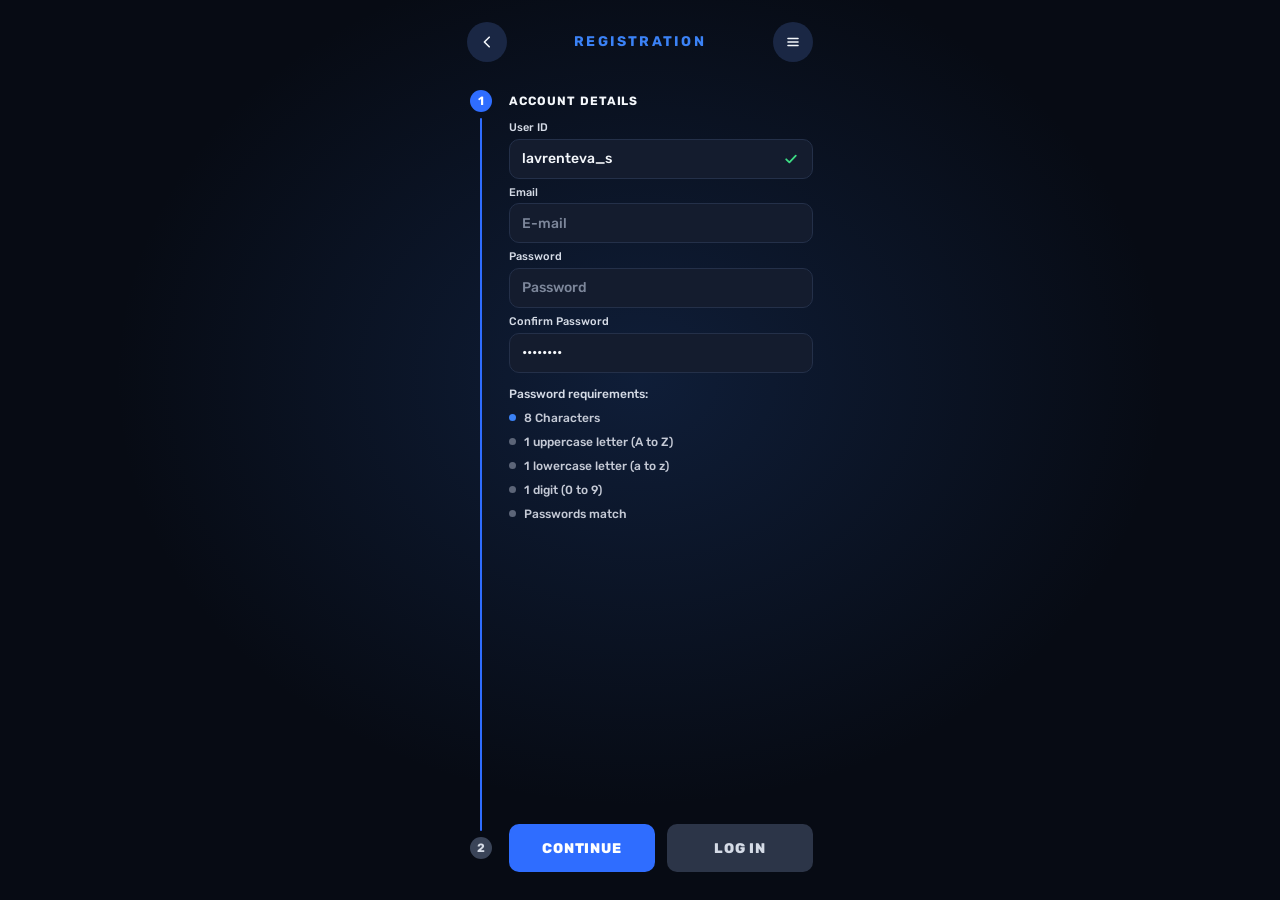
<file: preview/registration.html>
<!DOCTYPE html>
<html lang="en">
  <head>
    <meta charset="UTF-8" />
    <meta name="viewport" content="width=device-width, initial-scale=1" />
    <title>Registration preview — Lucky Dice</title>
    <link
      href="https://cdn.jsdelivr.net/npm/bootstrap@5.3.3/dist/css/bootstrap.min.css"
      rel="stylesheet"
      integrity="sha384-QWTKZyjpPEjISv5WaRU9OFeRpok6YctnYmDr5pNlyT2bRjXh0JMhjY6hW+ALEwIH"
      crossorigin="anonymous"
    />
    <link
      href="https://fonts.googleapis.com/css2?family=Rubik:wght@500;700;800&display=swap"
      rel="stylesheet"
    />
    <link rel="stylesheet" href="../css/styles.css" />
  </head>
  <body class="register-page">
    <div id="register-screen">
      <div class="register-phone">
        <header class="register-top">
          <a class="register-icon-btn" href="../index.html" aria-label="Back">
            <svg viewBox="0 0 16 16" width="16" height="16" aria-hidden="true">
              <path d="M10.2 3.2 5.4 8l4.8 4.8" fill="none" stroke="currentColor" stroke-width="1.6" stroke-linecap="round" stroke-linejoin="round"></path>
            </svg>
          </a>
          <h1 class="register-heading">Registration</h1>
          <button type="button" class="register-icon-btn" aria-label="Menu">
            <svg viewBox="0 0 16 16" width="16" height="16" aria-hidden="true">
              <path d="M3 4.5h10M3 8h10M3 11.5h10" fill="none" stroke="currentColor" stroke-width="1.6" stroke-linecap="round"></path>
            </svg>
          </button>
        </header>

        <form id="register-form" class="register-form" novalidate>
          <div class="register-layout">
            <div class="register-rail" aria-hidden="true">
              <span class="register-step is-active">1</span>
              <span class="register-line"></span>
              <span class="register-step">2</span>
            </div>

            <div class="register-column">
              <h2 class="register-section">Account details</h2>

              <div class="register-fields">
                <label class="register-label" for="register-userid">User ID</label>
                <div class="register-field">
                  <input
                    class="register-input"
                    id="register-userid"
                    name="userId"
                    autocomplete="username"
                    value="lavrenteva_s"
                    required
                  />
                  <svg class="register-check" viewBox="0 0 16 16" width="16" height="16" aria-hidden="true">
                    <path d="M3.2 8.3 6.4 11.4 12.8 4.6" fill="none" stroke="currentColor" stroke-width="1.8" stroke-linecap="round" stroke-linejoin="round"></path>
                  </svg>
                </div>

                <label class="register-label" for="register-email">Email</label>
                <input
                  type="email"
                  class="register-input"
                  id="register-email"
                  name="emailAddress"
                  autocomplete="email"
                  placeholder="E-mail"
                  required
                />

                <label class="register-label" for="register-password">Password</label>
                <input
                  type="password"
                  class="register-input"
                  id="register-password"
                  name="password"
                  autocomplete="new-password"
                  placeholder="Password"
                  required
                />

                <label class="register-label" for="register-confirm">Confirm Password</label>
                <input
                  type="password"
                  class="register-input"
                  id="register-confirm"
                  autocomplete="new-password"
                  placeholder="Confirm password"
                  value="password"
                  required
                />
              </div>

              <p class="register-req-title">Password requirements:</p>
              <ul class="register-reqs">
                <li class="is-met" data-rule="length">8 Characters</li>
                <li data-rule="upper">1 uppercase letter (A to Z)</li>
                <li data-rule="lower">1 lowercase letter (a to z)</li>
                <li data-rule="digit">1 digit (0 to 9)</li>
                <li data-rule="match">Passwords match</li>
              </ul>

              <div class="alert alert-danger d-none" id="register-error" role="alert"></div>
              <div class="alert alert-success d-none" id="register-success" role="status"></div>

              <div class="register-actions">
                <button type="submit" class="register-continue" id="register-submit">Continue</button>
                <a class="register-login" href="../index.html">Log in</a>
              </div>
            </div>
          </div>
        </form>
      </div>
    </div>
  </body>
</html>
</file>
<file: css/styles.css>
body {
  background: #f4f1ea;
  min-height: 100vh;
}

.login-screen {
  min-height: 100vh;
  display: flex;
  align-items: center;
  justify-content: center;
  padding: 1.5rem;
  background:
    radial-gradient(circle at 50% 10%, #2f7a4a, #1b4d32 62%),
    #1b4d32;
}

.login-card {
  width: min(100%, 26rem);
  border: 0;
  border-radius: 1rem;
}

#login-screen {
  align-items: center;
  justify-content: center;
  height: 100dvh;
  min-height: 100dvh;
  padding: 16px;
  overflow: hidden;
  box-sizing: border-box;
  background: #03060f;
  color: #f4f7fb;
  font-family: Rubik, system-ui, sans-serif;
}

#login-screen .login-phone {
  width: min(100%, 390px);
  height: min(844px, 100%);
  min-height: 0;
  margin: 0 auto;
  padding: 16px 20px 12px;
  display: flex;
  flex-direction: column;
  box-sizing: border-box;
  overflow: auto;
  border-radius: 32px;
  background:
    radial-gradient(ellipse at 82% 16%, rgba(47, 107, 255, 0.28), transparent 46%),
    #070b18;
  box-shadow:
    0 0 0 1px rgba(255, 255, 255, 0.08),
    0 28px 70px rgba(0, 0, 0, 0.55);
}

#login-screen .login-top {
  display: flex;
  align-items: center;
  justify-content: space-between;
  gap: 8px;
  flex: none;
}

#login-screen .login-brand {
  display: flex;
  align-items: center;
  gap: 8px;
  min-width: 0;
}

#login-screen .login-mark {
  width: 28px;
  height: 28px;
  border-radius: 50%;
  border: 1.5px solid rgba(255, 255, 255, 0.75);
  display: flex;
  align-items: center;
  justify-content: center;
  flex: none;
  color: #f4f7fb;
}

#login-screen .login-wordmark {
  font-size: 16px;
  font-weight: 800;
  letter-spacing: -0.02em;
  white-space: nowrap;
}

#login-screen .login-account {
  color: #8b93a7;
  font-size: 11px;
  font-weight: 500;
  line-height: 1.3;
  text-align: right;
  text-decoration: none;
}

#login-screen .login-account strong {
  color: #4da3ff;
  font-weight: 700;
}

#login-screen .login-art {
  flex: 1 1 auto;
  min-height: 72px;
  margin: 0 -20px;
  display: flex;
  align-items: center;
  justify-content: center;
}

#login-screen .login-art svg {
  width: 100%;
  height: 100%;
  max-height: 240px;
}

#login-screen .login-title {
  margin: 0;
  flex: none;
  font-size: clamp(32px, 9vw, 42px);
  font-weight: 800;
  letter-spacing: -0.03em;
  line-height: 1;
}

#login-screen .login-subtitle {
  margin: 8px 0 14px;
  flex: none;
  color: #c5cad6;
  font-size: 14px;
  font-weight: 500;
}

#login-screen .login-form {
  flex: none;
  display: flex;
  flex-direction: column;
}

#login-screen .login-label {
  margin: 0 0 6px;
  color: #c5cad6;
  font-size: 12px;
  font-weight: 500;
}

#login-screen .login-label + .login-input {
  margin-bottom: 12px;
}

#login-screen .login-input {
  width: 100%;
  height: 46px;
  box-sizing: border-box;
  border: 1px solid #2a3148;
  border-radius: 12px;
  background: #12182a;
  color: #f4f7fb;
  font: inherit;
  font-size: 15px;
  padding: 0 14px;
}

#login-screen .login-input::placeholder {
  color: #6f778c;
}

#login-screen .login-input:focus {
  outline: none;
  border-color: #4da3ff;
}

#login-screen .login-error {
  margin: 0 0 10px;
  padding: 8px 10px;
  border: 0;
  border-radius: 10px;
  background: rgba(255, 90, 90, 0.16);
  color: #ffb4b4;
  font-size: 13px;
}

#login-screen .login-continue {
  height: 48px;
  margin-top: 4px;
  border: 0;
  border-radius: 12px;
  background: linear-gradient(90deg, #2f6bff, #4da3ff);
  color: #ffffff;
  font: inherit;
  font-size: 15px;
  font-weight: 800;
  letter-spacing: 0.06em;
  text-transform: uppercase;
  cursor: pointer;
}

#login-screen .login-continue:disabled {
  opacity: 0.55;
  cursor: default;
}

#login-screen .login-foot {
  flex: none;
  margin-top: 14px;
  padding-bottom: 4px;
  text-align: center;
  color: #6f778c;
  font-size: 11px;
  font-weight: 500;
  letter-spacing: 0.08em;
  text-transform: uppercase;
}

@media (max-width: 480px) {
  #login-screen {
    padding: 0;
  }

  #login-screen .login-phone {
    width: 100%;
    height: 100%;
    border-radius: 0;
    box-shadow: none;
  }
}

#session-expired-modal.show {
  display: flex !important;
  align-items: center;
  justify-content: center;
  padding: 16px;
  box-sizing: border-box;
}

body:has(#session-expired-modal.show) .modal-backdrop {
  --bs-backdrop-bg: #03060f;
  --bs-backdrop-opacity: 1;
  background-color: #03060f;
  opacity: 1;
}

#session-expired-modal .session-dialog {
  width: min(100%, 390px);
  height: min(844px, 100%);
  max-width: 390px;
  max-height: 100%;
  margin: 0;
  display: flex;
  align-items: center;
  justify-content: center;
  padding: 24px 20px;
  box-sizing: border-box;
  border-radius: 32px;
  background:
    radial-gradient(ellipse at 82% 16%, rgba(47, 107, 255, 0.28), transparent 46%),
    #070b18;
  box-shadow:
    0 0 0 1px rgba(255, 255, 255, 0.08),
    0 28px 70px rgba(0, 0, 0, 0.55);
  pointer-events: none;
}

#session-expired-modal .session-sheet {
  width: 100%;
  flex: none;
  border: 0;
  border-radius: 22px;
  background: #141c30;
  color: #f4f7fb;
  box-shadow: none;
  padding: 28px 22px 20px;
  text-align: center;
  font-family: Rubik, system-ui, sans-serif;
  pointer-events: auto;
}

#session-expired-modal .session-title {
  margin: 0;
  font-size: 26px;
  font-weight: 800;
  letter-spacing: -0.03em;
  line-height: 1.1;
}

#session-expired-modal .session-copy {
  margin: 10px 0 20px;
  color: #c5cad6;
  font-size: 14px;
  font-weight: 500;
  line-height: 1.45;
}

#session-expired-modal .session-ok {
  width: 100%;
  height: 48px;
  border: 0;
  border-radius: 12px;
  background: linear-gradient(90deg, #2f6bff, #4da3ff);
  color: #ffffff;
  font: inherit;
  font-size: 15px;
  font-weight: 800;
  letter-spacing: 0.06em;
  text-transform: uppercase;
  cursor: pointer;
}

#session-expired-modal .session-ok:focus-visible {
  outline: 2px solid #9ec8ff;
  outline-offset: 2px;
}

@media (max-width: 480px) {
  #session-expired-modal.show {
    padding: 0;
  }

  #session-expired-modal .session-dialog {
    width: 100%;
    height: 100%;
    max-height: none;
    border-radius: 0;
    box-shadow: none;
  }
}

#game-screen {
  min-height: calc(100vh - 56px);
  background: linear-gradient(180deg, #0b1b3f 0%, #071129 100%);
  color: #ffffff;
  font-family: Rubik, system-ui, -apple-system, sans-serif;
}

#game-screen[hidden] {
  display: none !important;
}

.dice-race {
  box-sizing: border-box;
  width: min(100%, 390px);
  height: max(844px, calc(100vh - 56px));
  margin: 0 auto;
  padding: 6px 12px 2px;
  display: flex;
  flex-direction: column;
  gap: 2px;
  overflow: hidden;
}

.race-header {
  display: flex;
  justify-content: space-between;
  align-items: center;
  gap: 8px;
}

.race-title {
  font-size: 17px;
  font-weight: 800;
  line-height: 1.1;
}

.race-meta,
.race-dim {
  font-size: 12px;
  opacity: 0.7;
}

.race-header-actions {
  display: flex;
  gap: 6px;
  flex: none;
}

.race-utility,
.race-btn {
  box-sizing: border-box;
  font-family: Rubik, system-ui, -apple-system, sans-serif;
  cursor: pointer;
}

.race-utility {
  height: 30px;
  padding: 0 12px;
  border-radius: 999px;
  border: 1px solid rgba(255, 255, 255, 0.25);
  background: rgba(255, 255, 255, 0.08);
  color: #ffffff;
  font-size: 12px;
  font-weight: 500;
  display: inline-flex;
  align-items: center;
  gap: 6px;
}

.race-utility-block {
  width: 100%;
  justify-content: center;
  height: 36px;
  border-radius: 10px;
  font-size: 14px;
  font-weight: 800;
}

.stakes-row {
  display: flex;
  justify-content: space-between;
  align-items: center;
  gap: 8px;
  font-size: 12px;
  line-height: 14px;
}

.stakes-value {
  font-weight: 700;
}

.opponent-boards {
  display: flex;
  flex-direction: column;
  align-items: stretch;
  width: 100%;
  gap: 4px;
}

.opponent-board,
.local-card {
  position: relative;
  box-sizing: border-box;
  border-radius: 16px;
  display: flex;
  flex-direction: column;
}

.opponent-board {
  width: 100%;
  padding: 4px 6px;
  gap: 2px;
  background: #2a8cff22;
  border: 1px solid #2a8cff;
}

.local-card {
  width: 100%;
  margin-top: auto;
  padding: 6px;
  gap: 2px;
  background: #ff5a5a22;
  border: 1px solid #ff5a5a;
}

.card-head {
  display: flex;
  justify-content: space-between;
  align-items: center;
  gap: 8px;
}

.card-identity {
  display: flex;
  align-items: center;
  gap: 8px;
  min-width: 0;
  flex: 1;
}

.card-id-text {
  min-width: 0;
}

.avatar {
  width: 22px;
  height: 22px;
  border-radius: 50%;
  display: flex;
  align-items: center;
  justify-content: center;
  flex: none;
  font-size: 11px;
  font-weight: 800;
  color: #0b1b3f;
  background: var(--player, #2a8cff);
}

.avatar-local {
  width: 30px;
  height: 30px;
  font-size: 14px;
  background: #ff5a5a;
}

.card-name {
  font-size: 13px;
  font-weight: 800;
  line-height: 1.15;
}

.local-card .card-name {
  font-size: 16px;
  line-height: 20px;
}

.card-status,
#turn-status {
  font-size: 11px;
  font-weight: 500;
  opacity: 0.85;
  color: #ffffff;
  margin: 0;
}

.local-card .card-status,
.local-card #turn-status {
  font-size: 13px;
  line-height: 15px;
}

.card-pills {
  display: flex;
  gap: 6px;
  flex: none;
}

.wallet-pill,
.timer-pill {
  height: 22px;
  box-sizing: border-box;
  padding: 0 8px;
  border-radius: 999px;
  font-size: 11px;
  font-weight: 700;
  display: flex;
  align-items: center;
  white-space: nowrap;
}

.local-card .wallet-pill,
.local-card .timer-pill {
  height: 26px;
  padding: 0 10px;
  font-size: 12px;
}

.wallet-pill {
  border: 1px solid rgba(255, 255, 255, 0.25);
  background: rgba(255, 255, 255, 0.08);
}

.timer-pill {
  border: 1px dashed rgba(255, 255, 255, 0.35);
  color: #ffffff;
  opacity: 0.5;
}

.timer-pill.is-active {
  border: 0;
  background: #ffc400;
  color: #0b1b3f;
  opacity: 1;
  font-weight: 800;
}

.lanes {
  display: flex;
  flex-direction: column;
  gap: 2px;
}

.opponent-board .lanes {
  gap: 2px;
}

.lane {
  display: flex;
  flex-direction: column;
  align-items: stretch;
  gap: 2px;
}

.lane-label {
  width: auto;
  flex: none;
  align-self: flex-start;
  font-size: 12px;
  line-height: 13px;
  font-weight: 700;
  letter-spacing: 0.3px;
  text-align: left;
  opacity: 0.7;
}

.opponent-board .lane-label {
  width: auto;
  font-size: 11px;
  line-height: 12px;
  letter-spacing: 0.3px;
}

.dice-slots {
  display: flex;
  flex-wrap: nowrap;
  justify-content: flex-start;
  width: 100%;
  gap: 4px;
}

.opponent-board .dice-slots {
  gap: 4px;
}

.die-slot {
  box-sizing: border-box;
  width: 36px;
  height: 36px;
  flex: none;
  border: 1px dashed rgba(255, 255, 255, 0.35);
  border-radius: 8px;
  background: rgba(255, 255, 255, 0.04);
  display: flex;
  align-items: center;
  justify-content: center;
}

.die-slot:has(.die) {
  border: 0;
  background: transparent;
  border-radius: 9px;
  box-shadow: 0 3px 0 #7fa0d8;
}

.die-slot.is-over {
  border-color: #ffc400;
  background: rgba(255, 196, 0, 0.18);
}

.die-slot-compact,
.opponent-board .die-slot {
  width: 34px;
  height: 34px;
  border-radius: 5px;
}

.local-card .die-slot,
.local-card .die-slot-compact {
  width: 48px;
  height: 48px;
  border-radius: 6px;
}

.die {
  box-sizing: border-box;
  width: 36px;
  height: 36px;
  margin: 0;
  padding: 4px;
  border: 1px solid #b9cdee;
  border-radius: 8px;
  background: #ffffff;
  box-shadow: none;
  display: grid;
  grid-template-columns: repeat(3, 1fr);
  grid-template-rows: repeat(3, 1fr);
  cursor: default;
  appearance: none;
  line-height: 0;
}

.die.is-draggable {
  cursor: grab;
}

.die.is-dragging {
  opacity: 0.55;
}

.die:hover,
.die-compact:hover,
.die:disabled {
  transform: none;
  opacity: 1;
}

.die.is-selected {
  outline: 2px solid #7bdff2;
  outline-offset: 1px;
}

.die.is-reroll {
  outline: 2px solid #ff5a5a;
  outline-offset: 1px;
}

.pip {
  width: 6px;
  height: 6px;
  border-radius: 50%;
  background: #0b1b3f;
  margin: auto;
  opacity: 0;
}

.die-compact {
  width: 34px;
  height: 34px;
  padding: 3px;
  border-radius: 5px;
  cursor: default;
}

.local-card .die,
.local-card .die-compact {
  width: 48px;
  height: 48px;
  padding: 4px;
  border-radius: 6px;
}

.die-compact .pip,
.opponent-board .pip {
  width: 6px;
  height: 6px;
}

.local-card .pip {
  width: 9px;
  height: 9px;
}

.die[data-value="1"] .pip:nth-child(5),
.die[data-value="2"] .pip:nth-child(1),
.die[data-value="2"] .pip:nth-child(9),
.die[data-value="3"] .pip:nth-child(1),
.die[data-value="3"] .pip:nth-child(5),
.die[data-value="3"] .pip:nth-child(9),
.die[data-value="4"] .pip:nth-child(1),
.die[data-value="4"] .pip:nth-child(3),
.die[data-value="4"] .pip:nth-child(7),
.die[data-value="4"] .pip:nth-child(9),
.die[data-value="5"] .pip:nth-child(1),
.die[data-value="5"] .pip:nth-child(3),
.die[data-value="5"] .pip:nth-child(5),
.die[data-value="5"] .pip:nth-child(7),
.die[data-value="5"] .pip:nth-child(9),
.die[data-value="6"] .pip:nth-child(1),
.die[data-value="6"] .pip:nth-child(3),
.die[data-value="6"] .pip:nth-child(4),
.die[data-value="6"] .pip:nth-child(6),
.die[data-value="6"] .pip:nth-child(7),
.die[data-value="6"] .pip:nth-child(9) {
  opacity: 1;
}

.loser-marker {
  position: absolute;
  right: 10px;
  top: 44px;
  width: 96px;
  display: flex;
  flex-direction: column;
  align-items: flex-end;
  gap: 3px;
  text-align: right;
  pointer-events: none;
}

.loser-tag {
  background: #ff5a5a;
  color: #0b1b3f;
  font-size: 10px;
  font-weight: 800;
  padding: 2px 8px;
  border-radius: 999px;
}

.loser-note {
  font-size: 10px;
  font-weight: 500;
}

.loser-note-dim {
  font-size: 10px;
  opacity: 0.7;
}

.local-actions {
  display: flex;
  flex-direction: column;
  gap: 2px;
}

.race-btn {
  width: 100%;
  height: 36px;
  border: 0;
  border-radius: 10px;
  background: #ff5a5a;
  color: #0b1b3f;
  font-size: 14px;
  font-weight: 800;
  box-shadow: 0 4px 0 rgba(0, 0, 0, 0.35);
}

.race-btn:disabled {
  opacity: 0.45;
  cursor: not-allowed;
}

.ack-line,
.waiting-bar-message,
.challenge-wait-message {
  color: #ffffff;
  font-size: 14px;
  line-height: 18px;
}

.acknowledgement-labels,
.result-bar-actions,
#opening-tally-actions:not([hidden]),
#board-actions-controls:not([hidden]),
#rerollActionBar:not([hidden]),
#acknowledgementActionBar:not([hidden]),
#resultActionBar:not([hidden]),
#waitingActionBar:not([hidden]) {
  display: flex;
  flex-direction: column;
  align-items: stretch;
  gap: 4px;
}

#board-actions-controls.is-submit-end:not([hidden]) {
  flex-direction: column;
}

.race-sr,
.timer-bar {
  position: absolute;
  width: 1px;
  height: 1px;
  padding: 0;
  margin: -1px;
  overflow: hidden;
  clip: rect(0, 0, 0, 0);
  white-space: nowrap;
  border: 0;
}

.table-tools {
  color: #ffffff;
}

.table-tools summary {
  height: 22px;
  display: flex;
  align-items: center;
  font-size: 12px;
  font-weight: 700;
  opacity: 0.7;
  cursor: pointer;
}

.tools-card {
  border: 1px solid rgba(255, 255, 255, 0.2);
  border-radius: 16px;
  padding: 10px;
  margin-bottom: 10px;
}

.tools-head {
  display: flex;
  justify-content: space-between;
  align-items: center;
  gap: 8px;
  font-size: 13px;
  font-weight: 800;
  margin-bottom: 8px;
}

.seat-label {
  display: flex;
  align-items: center;
  gap: 6px;
  font-size: 12px;
  font-weight: 500;
}

.seat-label select {
  background: rgba(255, 255, 255, 0.08);
  color: #ffffff;
  border: 1px solid rgba(255, 255, 255, 0.25);
  border-radius: 8px;
  height: 32px;
  padding: 0 8px;
}

#game-screen .list-group-item {
  background: transparent;
  color: #ffffff;
  border-color: rgba(255, 255, 255, 0.12);
  font-size: 12px;
}

#game-screen .list-group-item-warning {
  background: rgba(255, 196, 0, 0.16);
  color: #ffffff;
}

.ranking-table {
  width: 100%;
  border-collapse: collapse;
  font-size: 11px;
}

.ranking-table th,
.ranking-table td {
  padding: 4px 2px;
  text-align: left;
  border-bottom: 1px solid rgba(255, 255, 255, 0.12);
}

.ranking-table td:last-child,
.ranking-table th:last-child {
  text-align: right;
  font-variant-numeric: tabular-nums;
}

.ranking-note {
  margin-top: 8px;
  font-size: 11px;
  opacity: 0.7;
}

#game-screen [hidden] {
  display: none !important;
}

#lobby-screen {
  min-height: 100vh;
  background: #070b16;
  color: #f4f7fb;
  font-family: Rubik, system-ui, sans-serif;
}

#lobby-screen[hidden] {
  display: none !important;
}

.lobby-phone {
  width: min(100%, 390px);
  min-height: 100vh;
  margin: 0 auto;
  display: flex;
  flex-direction: column;
  box-sizing: border-box;
}

.lobby-header {
  display: flex;
  align-items: center;
  gap: 8px;
  padding: 14px 12px 6px;
}

.lobby-avatar,
.lobby-icon-btn {
  width: 28px;
  height: 28px;
  border-radius: 999px;
  display: flex;
  align-items: center;
  justify-content: center;
  flex: none;
}

.lobby-avatar {
  background: #243049;
}

.lobby-greeting {
  min-width: 0;
  flex: 1;
}

.lobby-hello {
  font-size: 14px;
  font-weight: 700;
  line-height: 1.2;
}

.lobby-user {
  font-size: 11px;
  color: #8b93a7;
  white-space: nowrap;
  overflow: hidden;
  text-overflow: ellipsis;
}

.lobby-header-actions {
  display: flex;
  align-items: center;
  gap: 6px;
  flex: none;
}

.lobby-balance {
  border: 1px solid #2a3148;
  background: #12182a;
  border-radius: 999px;
  padding: 4px 8px;
  font-size: 12px;
  font-weight: 700;
  line-height: 1.2;
}

.lobby-icon-btn {
  border: 0;
  padding: 0;
  background: #2a3148;
  color: #f4f7fb;
  cursor: pointer;
}

.lobby-icon-btn-lime {
  background: #3dff7a;
}

.lobby-topup {
  width: auto;
  height: 28px;
  padding: 0 10px;
  gap: 4px;
  color: #07140c;
  font-size: 12px;
  font-weight: 700;
}

.lobby-gear {
  position: relative;
}

.lobby-menu {
  position: absolute;
  top: calc(100% + 6px);
  right: 0;
  z-index: 5;
  min-width: 148px;
  padding: 6px;
  display: flex;
  flex-direction: column;
  gap: 2px;
  background: #171e33;
  border: 1px solid #2a3148;
  border-radius: 12px;
}

.lobby-menu[hidden],
.lobby-panel[hidden] {
  display: none !important;
}

.lobby-menu button,
.lobby-panel-links button {
  border: 0;
  background: transparent;
  color: #f4f7fb;
  font: inherit;
  cursor: pointer;
}

.lobby-menu button {
  text-align: left;
  border-radius: 8px;
  padding: 8px 10px;
  font-size: 13px;
  font-weight: 600;
}

.lobby-menu button:hover,
.lobby-panel-links button:hover {
  background: #2a3148;
}

#lobby-screen .lobby-create {
  display: block;
  width: calc(100% - 24px);
  margin: 8px 12px;
  border: 0;
  border-radius: 999px;
  background: #3dff7a;
  color: #07140c;
  font: inherit;
  font-size: 15px;
  font-weight: 700;
  line-height: 20px;
  padding: 12px 16px;
  cursor: pointer;
}

#lobby-create-panel .lobby-create {
  width: 100%;
  margin: 10px 0 0;
}

#create-game-btn:disabled {
  opacity: 0.6;
  cursor: default;
}

.lobby-panel {
  margin: 0 12px 8px;
  padding: 4px 12px 12px;
  background: #12182a;
  border-radius: 12px;
}

.lobby-field {
  display: flex;
  align-items: center;
  justify-content: space-between;
  gap: 12px;
  padding: 8px 0;
}

.lobby-field label {
  margin: 0;
  color: #8b93a7;
  font-size: 13px;
}

.lobby-field select {
  color-scheme: dark;
  background: #171e33;
  color: #f4f7fb;
  border: 1px solid #2a3148;
  border-radius: 8px;
  padding: 6px 8px;
  font: inherit;
  font-size: 13px;
  font-weight: 600;
}

#lobby-screen .alert {
  margin: 8px 0 0;
  font-size: 13px;
}

.lobby-panel-links {
  display: flex;
  gap: 8px;
  padding-top: 10px;
}

.lobby-panel-links button {
  border-radius: 8px;
  padding: 6px 8px;
  font-size: 13px;
  font-weight: 600;
}

.lobby-list {
  flex: 1;
  display: flex;
  flex-direction: column;
  gap: 8px;
  padding: 4px 12px 16px;
}

.lobby-empty {
  margin: 12px 0 0;
  color: #8b93a7;
  font-size: 13px;
}

.lobby-card {
  background: #171e33;
  border-radius: 14px;
  padding: 10px 10px 8px;
}

.lobby-card-top {
  display: flex;
  align-items: center;
  gap: 8px;
}

.lobby-cards {
  position: relative;
  width: 22px;
  height: 18px;
  flex: none;
}

.lobby-cards::before,
.lobby-cards::after {
  content: "";
  position: absolute;
  width: 14px;
  height: 16px;
  border-radius: 3px;
  border: 1px solid #8b93a7;
}

.lobby-cards::before {
  top: 0;
  right: 0;
  background: #243049;
}

.lobby-cards::after {
  left: 0;
  bottom: 0;
  background: #12182a;
  border-color: #f4f7fb;
}

.lobby-card-copy {
  min-width: 0;
  flex: 1;
}

.lobby-kicker {
  font-size: 8px;
  font-weight: 700;
  letter-spacing: 0.06em;
  color: #8b93a7;
}

.lobby-name {
  font-size: 14px;
  font-weight: 700;
  line-height: 1.2;
}

.lobby-pill {
  display: inline-flex;
  align-items: center;
  gap: 4px;
  flex: none;
  border-radius: 999px;
  padding: 6px 10px;
  font-size: 12px;
  font-weight: 700;
  color: #f4f7fb;
}

button.lobby-pill {
  border: 0;
  font: inherit;
  font-size: 12px;
  font-weight: 700;
  cursor: pointer;
}

button.lobby-pill:disabled {
  opacity: 0.6;
  cursor: default;
}

.lobby-pill-play {
  background: #2f7bff;
}

.lobby-pill-watch {
  background: #2a3148;
}

.lobby-eye {
  display: block;
}

.lobby-meta {
  display: flex;
  gap: 8px;
  margin-top: 10px;
}

.lobby-meta div {
  flex: 1;
  min-width: 0;
  display: flex;
  flex-direction: column;
  gap: 2px;
}

.lobby-meta strong {
  font-size: 12px;
  font-weight: 600;
}

#topup-screen {
  min-height: 100vh;
  background: #07080f;
  color: #f7f8fb;
  font-family: Rubik, system-ui, sans-serif;
}

#topup-screen[hidden] {
  display: none !important;
}

.topup-phone {
  width: min(100%, 390px);
  min-height: 100vh;
  margin: 0 auto;
  box-sizing: border-box;
  padding: 12px 0 28px;
}

.topup-header {
  display: grid;
  grid-template-columns: 44px 1fr 44px;
  align-items: center;
  padding: 8px 16px 14px;
}

.topup-title {
  margin: 0;
  text-align: center;
  font-size: 22px;
  font-weight: 700;
  letter-spacing: -0.02em;
}

.topup-icon-btn {
  width: 42px;
  height: 42px;
  border: 0;
  border-radius: 999px;
  display: inline-flex;
  align-items: center;
  justify-content: center;
  background: #1c2030;
  color: #f7f8fb;
  box-shadow: inset 0 0 0 1px rgba(255, 255, 255, 0.04);
  cursor: pointer;
}

.topup-icon-btn-sm {
  width: 34px;
  height: 34px;
  background: #242838;
  cursor: default;
}

.topup-card {
  margin: 0 16px 14px;
  padding: 16px 16px 18px;
  background: #161922;
  border: 1px solid rgba(255, 255, 255, 0.05);
  border-radius: 22px;
}

.topup-card-head {
  display: flex;
  align-items: center;
  justify-content: space-between;
  gap: 12px;
}

.topup-card-head h2 {
  margin: 0;
  font-size: 16px;
  font-weight: 700;
}

.topup-subtitle {
  margin: 6px 0 18px;
  color: #9aa1b5;
  font-size: 13px;
  font-weight: 500;
}

.topup-amount-row {
  display: grid;
  grid-template-columns: 52px 1fr 52px;
  align-items: center;
  gap: 8px;
  margin-bottom: 18px;
}

.topup-step {
  width: 52px;
  height: 52px;
  border: 0;
  border-radius: 999px;
  display: inline-flex;
  align-items: center;
  justify-content: center;
  background: radial-gradient(circle at 35% 30%, #7a6bff, #4d3ed4 62%, #3a2eaa);
  color: #fff;
  cursor: pointer;
  box-shadow: 0 8px 16px rgba(61, 48, 180, 0.28);
}

.topup-step:disabled {
  opacity: 0.4;
  cursor: default;
}

.topup-amount {
  text-align: center;
  font-size: 40px;
  font-weight: 700;
  letter-spacing: -0.03em;
  font-variant-numeric: tabular-nums;
}

.topup-chips {
  display: flex;
  gap: 8px;
}

.topup-chip {
  flex: 1;
  min-width: 0;
  border: 1px solid #343a4e;
  border-radius: 999px;
  background: #12141c;
  color: #d5d8e2;
  font: inherit;
  font-size: 13px;
  font-weight: 600;
  line-height: 1;
  padding: 9px 4px;
  cursor: pointer;
}

.topup-chip.is-selected {
  border-color: transparent;
  background: #6d46ff;
  color: #fff;
  box-shadow: 0 6px 14px rgba(109, 70, 255, 0.35);
}

.topup-swipe {
  position: relative;
  height: 64px;
  margin: 0 16px 16px;
  border-radius: 999px;
  background: linear-gradient(100deg, #2f4bff 0%, #3a35e4 46%, #6a2ed6 100%);
  box-shadow: 0 10px 22px rgba(47, 56, 200, 0.28);
  user-select: none;
}

.topup-swipe-knob {
  position: absolute;
  z-index: 1;
  left: 8px;
  top: 8px;
  width: 48px;
  height: 48px;
  border: 0;
  border-radius: 999px;
  display: inline-flex;
  align-items: center;
  justify-content: center;
  background: #2436c9;
  color: #fff;
  cursor: grab;
  touch-action: none;
}

.topup-swipe-knob:active {
  cursor: grabbing;
}

.topup-swipe-label {
  position: absolute;
  inset: 0;
  display: flex;
  align-items: center;
  justify-content: center;
  font-size: 15px;
  font-weight: 600;
  pointer-events: none;
}

.topup-swipe-chevrons {
  position: absolute;
  right: 18px;
  top: 0;
  bottom: 0;
  display: flex;
  align-items: center;
  color: rgba(255, 255, 255, 0.92);
  pointer-events: none;
}

.topup-status {
  margin: -4px 20px 14px;
  min-height: 1.2em;
  color: #9aa1b5;
  font-size: 13px;
  font-weight: 600;
}

.topup-status.is-error {
  color: #ff8d8d;
}

.topup-swipe-knob:disabled {
  opacity: 0.55;
  cursor: default;
}

.topup-tx {
  display: flex;
  align-items: center;
  gap: 12px;
  margin-top: 14px;
  padding: 12px;
  border: 1px solid #2a3042;
  border-radius: 16px;
}

.topup-tx-icon {
  width: 36px;
  height: 36px;
  border-radius: 999px;
  display: inline-flex;
  align-items: center;
  justify-content: center;
  flex: none;
  background: #35c2ef;
  color: #fff;
  font-size: 18px;
  font-weight: 700;
}

.topup-tx-name {
  flex: 1;
  min-width: 0;
  font-size: 15px;
  font-weight: 600;
}

.topup-tx-amount {
  font-size: 15px;
  font-weight: 600;
  font-variant-numeric: tabular-nums;
}

.register-page {
  margin: 0;
  min-height: 100dvh;
  background: #070b14;
  color: #f4f7fb;
  font-family: Rubik, system-ui, sans-serif;
}

#register-screen {
  height: 100dvh;
  min-height: 100dvh;
  display: flex;
  justify-content: center;
  overflow: hidden;
  background:
    radial-gradient(ellipse at 50% 42%, rgba(36, 78, 150, 0.28), transparent 58%),
    #070b14;
}

.register-phone {
  width: min(100%, 390px);
  height: 100%;
  min-height: 0;
  margin: 0 auto;
  padding: 22px 22px 28px;
  box-sizing: border-box;
  display: flex;
  flex-direction: column;
}

.register-top {
  flex: none;
  display: grid;
  grid-template-columns: 40px 1fr 40px;
  align-items: center;
  gap: 8px;
}

.register-heading {
  margin: 0;
  text-align: center;
  color: #3b82f6;
  font-size: 14px;
  font-weight: 700;
  letter-spacing: 0.16em;
  text-transform: uppercase;
}

.register-icon-btn {
  width: 40px;
  height: 40px;
  border: 0;
  border-radius: 50%;
  background: #1a2744;
  color: #f4f7fb;
  display: inline-flex;
  align-items: center;
  justify-content: center;
  text-decoration: none;
  padding: 0;
  cursor: pointer;
}

.register-form {
  flex: 1;
  min-height: 0;
  display: flex;
  flex-direction: column;
  margin-top: 28px;
}

.register-layout {
  flex: 1;
  min-height: 0;
  display: grid;
  grid-template-columns: 28px minmax(0, 1fr);
  column-gap: 14px;
}

.register-rail {
  display: flex;
  flex-direction: column;
  align-items: center;
  min-height: 0;
}

.register-step {
  width: 22px;
  height: 22px;
  flex: none;
  border-radius: 50%;
  background: #3a4458;
  color: #d5dbe6;
  font-size: 12px;
  font-weight: 700;
  display: inline-flex;
  align-items: center;
  justify-content: center;
}

.register-step.is-active {
  background: #2f6dff;
  color: #ffffff;
}

.register-step:last-child {
  margin-bottom: 13px;
}

.register-line {
  width: 2px;
  flex: 1;
  margin: 6px 0;
  border-radius: 2px;
  background: #2f6dff;
}

.register-column {
  min-width: 0;
  min-height: 0;
  display: flex;
  flex-direction: column;
}

.register-section {
  margin: 0 0 10px;
  min-height: 22px;
  display: flex;
  align-items: center;
  color: #f4f7fb;
  font-size: 12px;
  font-weight: 700;
  letter-spacing: 0.08em;
  text-transform: uppercase;
}

.register-fields {
  display: flex;
  flex-direction: column;
  margin-bottom: 10px;
}

.register-label {
  margin: 8px 0 4px;
  color: #d5dbe6;
  font-size: 11px;
  font-weight: 500;
  line-height: 1.15;
}

.register-fields > .register-label:first-child {
  margin-top: 0;
}

.register-field {
  position: relative;
  min-width: 0;
}

.register-input {
  display: block;
  width: 100%;
  height: 40px;
  box-sizing: border-box;
  margin: 0;
  border: 1px solid #243049;
  border-radius: 10px;
  background: #141c2e;
  color: #f4f7fb;
  font: inherit;
  font-size: 14px;
  font-weight: 500;
  padding: 0 12px;
}

.register-field .register-input {
  margin-bottom: 0;
  padding-right: 40px;
}

.register-input::placeholder {
  color: #7d879b;
}

.register-input:focus {
  outline: none;
  border-color: #3b82f6;
}

.register-input[readonly] {
  pointer-events: none;
}

.register-check {
  position: absolute;
  right: 14px;
  top: 50%;
  transform: translateY(-50%);
  color: #3ddc84;
  opacity: 0;
}

.register-field:has(#register-userid:valid) .register-check {
  opacity: 1;
}

.register-req-title {
  margin: 2px 0 6px;
  color: #d5dbe6;
  font-size: 12px;
  font-weight: 500;
}

.register-reqs {
  list-style: none;
  margin: 0;
  padding: 0;
  display: flex;
  flex-direction: column;
  gap: 6px;
}

.register-reqs li {
  display: flex;
  align-items: center;
  gap: 8px;
  color: #c5cad6;
  font-size: 12px;
  font-weight: 500;
}

.register-reqs li::before {
  content: "";
  width: 7px;
  height: 7px;
  flex: none;
  border-radius: 50%;
  background: #5c6578;
}

.register-reqs li.is-met::before {
  background: #3b82f6;
}

#register-screen .alert {
  margin: 12px 0 0;
  padding: 8px 10px;
  border: 0;
  border-radius: 10px;
  font-size: 13px;
}

#register-screen .alert-danger {
  background: rgba(255, 90, 90, 0.16);
  color: #ffb4b4;
}

#register-screen .alert-success {
  background: rgba(61, 220, 132, 0.16);
  color: #b6f3d0;
}

.register-actions {
  margin-top: auto;
  padding-top: 12px;
  display: grid;
  grid-template-columns: 1fr 1fr;
  gap: 12px;
}

.register-continue,
.register-login {
  height: 48px;
  border: 0;
  border-radius: 10px;
  display: inline-flex;
  align-items: center;
  justify-content: center;
  font: inherit;
  font-size: 14px;
  font-weight: 800;
  letter-spacing: 0.06em;
  text-transform: uppercase;
  text-decoration: none;
  cursor: pointer;
}

.register-continue {
  background: #2f6dff;
  color: #ffffff;
}

.register-continue:disabled {
  opacity: 0.55;
  cursor: default;
}

.register-login {
  background: #2c3548;
  color: #d5dbe6;
}

#leaderboard-screen {
  position: fixed;
  inset: 0;
  z-index: 1040;
  display: flex;
  justify-content: center;
  background: #07060f;
  color: #ffffff;
  font-family: Rubik, system-ui, sans-serif;
}

#leaderboard-screen[hidden] {
  display: none !important;
}

.lb-phone {
  width: min(100%, 390px);
  height: 100%;
  max-height: 100dvh;
  display: flex;
  flex-direction: column;
  overflow: hidden;
  box-sizing: border-box;
  padding-top: env(safe-area-inset-top);
  padding-bottom: env(safe-area-inset-bottom);
  background:
    radial-gradient(ellipse 88% 36% at 50% 18%, rgba(138, 92, 255, 0.42), transparent 68%),
    linear-gradient(180deg, #221556 0%, #191240 46%, #120e24 100%);
}

.lb-top {
  flex: none;
  display: grid;
  grid-template-columns: 76px 1fr 76px;
  align-items: center;
  padding: 14px 16px 0;
}

.lb-cancel {
  justify-self: start;
  border: 0;
  background: transparent;
  color: #ffffff;
  font: inherit;
  font-size: 16px;
  font-weight: 500;
  line-height: 1;
  padding: 0;
  cursor: pointer;
}

.lb-brand-name {
  text-align: center;
  font-size: 17px;
  font-weight: 800;
  letter-spacing: -0.02em;
  line-height: 1.1;
}

.lb-more {
  justify-self: end;
  width: 28px;
  height: 28px;
  border-radius: 50%;
  border: 1.5px solid rgba(255, 255, 255, 0.88);
  display: flex;
  align-items: center;
  justify-content: center;
  color: #ffffff;
}

.lb-hero {
  flex: none;
  text-align: center;
  padding: 2px 16px 0;
}

.lb-star {
  width: 86px;
  height: 86px;
  margin: 6px auto 0;
  filter: drop-shadow(0 0 16px rgba(255, 186, 48, 0.85)) drop-shadow(0 0 32px rgba(255, 160, 32, 0.45));
}

.lb-star svg {
  display: block;
  width: 100%;
  height: 100%;
}

.lb-heading {
  margin: 6px 0 0;
  font-size: 14px;
  font-weight: 800;
  letter-spacing: 0.22em;
  text-transform: uppercase;
}

.lb-summary {
  margin: 4px 0 0;
  color: #a39cb8;
  font-size: 12px;
  font-weight: 500;
}

.lb-summary:empty {
  display: none;
}

#leaderboard-screen .lb-error {
  flex: none;
  margin: 0 16px 8px;
  border: 0;
  border-radius: 12px;
  background: rgba(255, 90, 90, 0.16);
  color: #ffb4b4;
  font-size: 13px;
  padding: 8px 10px;
}

.lb-list {
  flex: 1 1 auto;
  min-height: 0;
  overflow: auto;
  padding: 14px 14px 12px;
  scrollbar-width: thin;
  scrollbar-color: rgba(255, 255, 255, 0.28) transparent;
}

.lb-list::-webkit-scrollbar {
  width: 4px;
}

.lb-list::-webkit-scrollbar-thumb {
  background: rgba(255, 255, 255, 0.28);
  border-radius: 999px;
}

.lb-empty {
  margin: 28px 8px;
  text-align: center;
  color: #a39cb8;
  font-size: 14px;
  font-weight: 500;
}

.lb-row {
  display: grid;
  grid-template-columns: auto 40px minmax(0, 1fr) auto;
  align-items: center;
  gap: 10px;
  margin-top: 8px;
  padding: 10px 12px;
  border-radius: 16px;
  background: #312b4e;
  box-shadow: inset 0 0 0 1px rgba(255, 255, 255, 0.04);
}

.lb-row:first-child {
  margin-top: 0;
}

.lb-row-you {
  background: #2a2346;
  box-shadow:
    inset 0 0 0 1.5px #e8a63c,
    0 0 14px rgba(232, 166, 60, 0.32);
}

.lb-place {
  min-width: 28px;
  text-align: center;
  font-size: 15px;
  font-weight: 700;
  font-variant-numeric: tabular-nums;
}

.lb-medal {
  position: relative;
  width: 32px;
  height: 30px;
  display: block;
}

.lb-medal svg {
  width: 32px;
  height: 30px;
  display: block;
}

.lb-medal span {
  position: absolute;
  top: 46%;
  left: 50%;
  transform: translate(-50%, -50%);
  font-size: 12px;
  font-weight: 800;
  line-height: 1;
  color: #ffffff;
  text-shadow: 0 1px 1px rgba(40, 24, 0, 0.45);
}

.lb-medal-gold svg {
  fill: #f6c445;
  filter: drop-shadow(0 0 4px rgba(246, 196, 69, 0.65));
}

.lb-medal-silver svg {
  fill: #d7dbe6;
}

.lb-medal-silver span {
  color: #2c3144;
  text-shadow: none;
}

.lb-medal-bronze svg {
  fill: #e0a36a;
}

.lb-avatar {
  width: 40px;
  height: 40px;
  border-radius: 50%;
  display: grid;
  place-items: center;
  font-size: 16px;
  font-weight: 800;
  color: #ffffff;
  background: radial-gradient(
    circle at 35% 30%,
    hsl(var(--lb-hue) 85% 72%),
    hsl(var(--lb-hue) 62% 42%)
  );
  box-shadow: 0 0 0 2px hsl(var(--lb-hue) 78% 64%);
}

.lb-name {
  font-size: 15px;
  font-weight: 700;
  line-height: 1.15;
  white-space: nowrap;
  overflow: hidden;
  text-overflow: ellipsis;
}

.lb-row-you .lb-name {
  color: #f2c14b;
}

.lb-score {
  display: flex;
  align-items: center;
  gap: 6px;
  font-size: 14px;
  font-weight: 700;
  font-variant-numeric: tabular-nums;
  white-space: nowrap;
}

.lb-coin {
  width: 18px;
  height: 18px;
  flex: none;
  border-radius: 50%;
  background: radial-gradient(circle at 35% 30%, #ffe7a0, #f0b429 46%, #c8871a);
  box-shadow:
    inset 0 0 0 1.5px rgba(255, 248, 220, 0.55),
    0 0 0 1px #a56d10;
}

.lb-pages {
  flex: none;
  position: relative;
  z-index: 1;
  padding: 8px 12px 12px;
  background: #120e24;
}

.lb-pages:has(.pagination:empty) {
  display: none;
}

#leaderboard-screen .pagination {
  display: flex;
  flex-wrap: nowrap;
  gap: 6px;
  overflow-x: auto;
  margin: 0;
  padding: 0 0 2px;
  list-style: none;
  scrollbar-width: none;
}

#leaderboard-screen .pagination::-webkit-scrollbar {
  display: none;
}

#leaderboard-screen .page-item {
  flex: none;
}

#leaderboard-screen .page-link {
  border: 0;
  border-radius: 10px;
  background: #322c52;
  color: #ffffff;
  font-size: 12px;
  font-weight: 700;
  line-height: 1.2;
  padding: 7px 10px;
  box-shadow: none;
}

#leaderboard-screen .page-link:hover,
#leaderboard-screen .page-link:focus {
  background: #3d365f;
  color: #ffffff;
  box-shadow: none;
}

#leaderboard-screen .page-item.active .page-link {
  background: #241c40;
  color: #ffffff;
  box-shadow: 0 0 0 1.5px #e7a33d;
}

#leaderboard-screen .page-item.disabled .page-link,
#leaderboard-screen .page-link:disabled {
  opacity: 0.38;
  background: #322c52;
  color: #ffffff;
}

@media (max-height: 700px) {
  .lb-star {
    width: 64px;
    height: 64px;
    margin-top: 2px;
  }
}

#lobby-ready-modal.show {
  background: #070b16;
  font-family: Rubik, system-ui, sans-serif;
}

#lobby-ready-modal .ready-dialog {
  width: min(100% - 24px, 390px);
  max-height: calc(100dvh - 24px);
  margin: 12px auto;
}

#lobby-ready-modal .ready-sheet {
  position: relative;
  max-height: calc(100dvh - 24px);
  overflow: auto;
  padding: 18px 18px 14px;
  border: 0;
  border-radius: 28px;
  background: #10183a;
  color: #f4f7fb;
  box-shadow: none;
}

.ready-close {
  position: absolute;
  top: 10px;
  right: 12px;
  width: 32px;
  height: 32px;
  border: 0;
  border-radius: 999px;
  background: transparent;
  color: #9aa3b8;
  font-size: 26px;
  line-height: 1;
  cursor: pointer;
}

.ready-close:disabled {
  opacity: 0.45;
  cursor: default;
}

.ready-art {
  display: block;
  width: 168px;
  height: 96px;
  margin: 6px auto 0;
}

.ready-title {
  margin: 6px 0 4px;
  text-align: center;
  font-size: 26px;
  font-weight: 800;
  line-height: 1.15;
}

.ready-balance {
  margin: 0 0 16px;
  text-align: center;
  color: #9aa3b8;
  font-size: 14px;
}

.ready-balance.is-alert {
  color: #ff8d8d;
}

.ready-amount-row {
  display: flex;
  align-items: baseline;
  justify-content: space-between;
  gap: 12px;
  margin-bottom: 12px;
  color: #9aa3b8;
  font-size: 14px;
}

.ready-amount-row strong {
  color: #ffffff;
  font-size: 18px;
  font-weight: 800;
  font-variant-numeric: tabular-nums;
}

.ready-slider {
  display: grid;
  grid-template-columns: auto minmax(0, 1fr) auto;
  align-items: center;
  gap: 8px;
  margin-bottom: 18px;
}

.ready-end {
  display: flex;
  flex-direction: column;
  align-items: center;
  justify-content: center;
  min-width: 76px;
  min-height: 48px;
  padding: 6px 10px;
  border-radius: 999px;
  font-size: 12px;
  font-weight: 800;
  line-height: 1.15;
  font-variant-numeric: tabular-nums;
  text-align: center;
}

.ready-end small {
  font-size: 10px;
  font-weight: 700;
  letter-spacing: 0.04em;
  opacity: 0.85;
}

.ready-end-min {
  background: linear-gradient(90deg, #7a4dff, #5b7cff);
  color: #ffffff;
}

.ready-end-max {
  background: #172044;
  color: #d5dcf0;
  box-shadow: inset 0 0 0 1.5px #3d4f88;
}

.ready-slider input[type="range"] {
  -webkit-appearance: none;
  appearance: none;
  width: 100%;
  height: 28px;
  margin: 0;
  background: transparent;
  cursor: pointer;
}

.ready-slider input[type="range"]:disabled {
  cursor: default;
}

.ready-slider input[type="range"]::-webkit-slider-runnable-track {
  height: 6px;
  border-radius: 999px;
  background: linear-gradient(90deg, #6d5efc var(--ready-fill, 0%), #2a3358 var(--ready-fill, 0%));
}

.ready-slider input[type="range"]::-webkit-slider-thumb {
  -webkit-appearance: none;
  width: 22px;
  height: 22px;
  margin-top: -8px;
  border: 0;
  border-radius: 50%;
  background: #ffffff;
  box-shadow: 0 1px 4px rgba(0, 0, 0, 0.35);
}

.ready-slider input[type="range"]::-moz-range-track {
  height: 6px;
  border: 0;
  border-radius: 999px;
  background: #2a3358;
}

.ready-slider input[type="range"]::-moz-range-progress {
  height: 6px;
  border-radius: 999px;
  background: #6d5efc;
}

.ready-slider input[type="range"]::-moz-range-thumb {
  width: 22px;
  height: 22px;
  border: 0;
  border-radius: 50%;
  background: #ffffff;
  box-shadow: 0 1px 4px rgba(0, 0, 0, 0.35);
}

.ready-waiting {
  margin: 8px 0 18px;
  text-align: center;
  color: #d5dcf0;
  font-size: 15px;
}

.ready-waiting[hidden],
.ready-buyin[hidden],
.ready-buy[hidden] {
  display: none !important;
}

.ready-buy {
  width: 100%;
  border: 0;
  border-radius: 999px;
  background: linear-gradient(90deg, #5dff8a, #3dff7a 42%, #2ee6c5);
  color: #07140c;
  font: inherit;
  font-size: 17px;
  font-weight: 800;
  line-height: 1.2;
  padding: 14px 16px;
  cursor: pointer;
}

.ready-buy:disabled {
  opacity: 0.6;
  cursor: default;
}

.ready-cancel {
  display: block;
  width: 100%;
  margin-top: 4px;
  border: 0;
  background: transparent;
  color: #9aa3b8;
  font: inherit;
  font-size: 14px;
  font-weight: 700;
  padding: 10px;
  cursor: pointer;
}

.ready-cancel:disabled {
  opacity: 0.45;
  cursor: default;
}

@media (max-height: 640px) {
  .ready-art {
    width: 132px;
    height: 72px;
    margin-top: 0;
  }

  .ready-title {
    font-size: 22px;
  }

  .ready-balance,
  .ready-slider {
    margin-bottom: 10px;
  }
}

#wallet-topup-modal.show {
  background: #070b16;
  font-family: Rubik, system-ui, sans-serif;
}

#wallet-topup-modal .topup-wallet-dialog {
  width: min(100% - 24px, 390px);
  max-height: calc(100dvh - 24px);
  margin: 12px auto;
}

#wallet-topup-modal .topup-wallet-sheet {
  position: relative;
  max-height: calc(100dvh - 24px);
  overflow: auto;
  border: 0;
  border-radius: 28px;
  background: #10183a;
  color: #f4f7fb;
  box-shadow: none;
}

#wallet-topup-modal #wallet-topup-form {
  position: relative;
  padding: 18px 18px 10px;
}

.topup-wallet-close {
  position: absolute;
  top: 10px;
  right: 12px;
  z-index: 1;
  width: 32px;
  height: 32px;
  border: 0;
  border-radius: 999px;
  background: transparent;
  color: #9aa3b8;
  font-size: 26px;
  line-height: 1;
  cursor: pointer;
}

.topup-wallet-art {
  display: block;
  width: min(100%, 220px);
  height: auto;
  margin: 10px auto 0;
  background: transparent;
}

#wallet-topup-modal .modal-title {
  margin: 8px 0 18px;
  text-align: center;
  color: #ffffff;
  font-size: 26px;
  font-weight: 800;
  line-height: 1.15;
}

#wallet-topup-modal .modal-body,
#wallet-topup-modal .modal-footer {
  padding: 0;
  border: 0;
  background: transparent;
}

#wallet-topup-modal .modal-footer {
  display: flex;
  flex-direction: column;
  gap: 2px;
  margin-top: 18px;
}

#wallet-topup-modal .form-label {
  margin-bottom: 8px;
  color: #9aa3b8;
  font-size: 14px;
  font-weight: 500;
}

#wallet-topup-modal .form-select,
#wallet-topup-modal .form-control,
#wallet-topup-modal .input-group-text {
  min-height: 48px;
  border: 1.5px solid #3d4f88;
  background-color: #172044;
  color: #ffffff;
  font-size: 16px;
  box-shadow: none;
}

#wallet-topup-modal .form-select {
  border-radius: 12px;
  background-image: url("data:image/svg+xml,%3csvg xmlns='http://www.w3.org/2000/svg' viewBox='0 0 16 16'%3e%3cpath fill='none' stroke='%23d5dcf0' stroke-linecap='round' stroke-linejoin='round' stroke-width='2' d='m2 5 6 6 6-6'/%3e%3c/svg%3e");
}

#wallet-topup-modal .form-select:focus,
#wallet-topup-modal .form-control:focus {
  border-color: #6d5efc;
  background-color: #172044;
  color: #ffffff;
  box-shadow: none;
}

#wallet-topup-modal .input-group-text {
  justify-content: center;
  min-width: 88px;
  border-right: 0;
  border-radius: 12px 0 0 12px;
}

#wallet-topup-modal .input-group .form-control {
  border-left: 1.5px solid #3d4f88;
  border-radius: 0 12px 12px 0;
}

#wallet-topup-modal .form-text {
  margin-top: 10px;
  color: #9aa3b8;
  font-size: 13px;
}

#wallet-topup-modal #topup-error {
  margin-top: 12px;
  padding: 0;
  border: 0;
  background: transparent;
  color: #ff8d8d;
  font-size: 14px;
}

#wallet-topup-modal #topup-submit-btn {
  width: 100%;
  border: 0;
  border-radius: 999px;
  background: linear-gradient(90deg, #5dff8a, #3dff7a 42%, #2ee6c5);
  color: #07140c;
  font-size: 17px;
  font-weight: 800;
  line-height: 1.2;
  padding: 14px 16px;
}

#wallet-topup-modal #topup-submit-btn:disabled {
  opacity: 0.6;
}

#wallet-topup-modal .modal-footer .btn-outline-secondary {
  width: 100%;
  margin: 0;
  border: 0;
  background: transparent;
  color: #9aa3b8;
  font-size: 14px;
  font-weight: 700;
  padding: 10px;
}

#wallet-topup-modal .modal-footer .btn-outline-secondary:hover,
#wallet-topup-modal .modal-footer .btn-outline-secondary:focus {
  background: transparent;
  color: #d5dcf0;
}

@media (max-height: 640px) {
  .topup-wallet-art {
    width: min(100%, 168px);
    margin-top: 0;
  }

  #wallet-topup-modal .modal-title {
    margin-bottom: 12px;
    font-size: 22px;
  }
}
</file>
